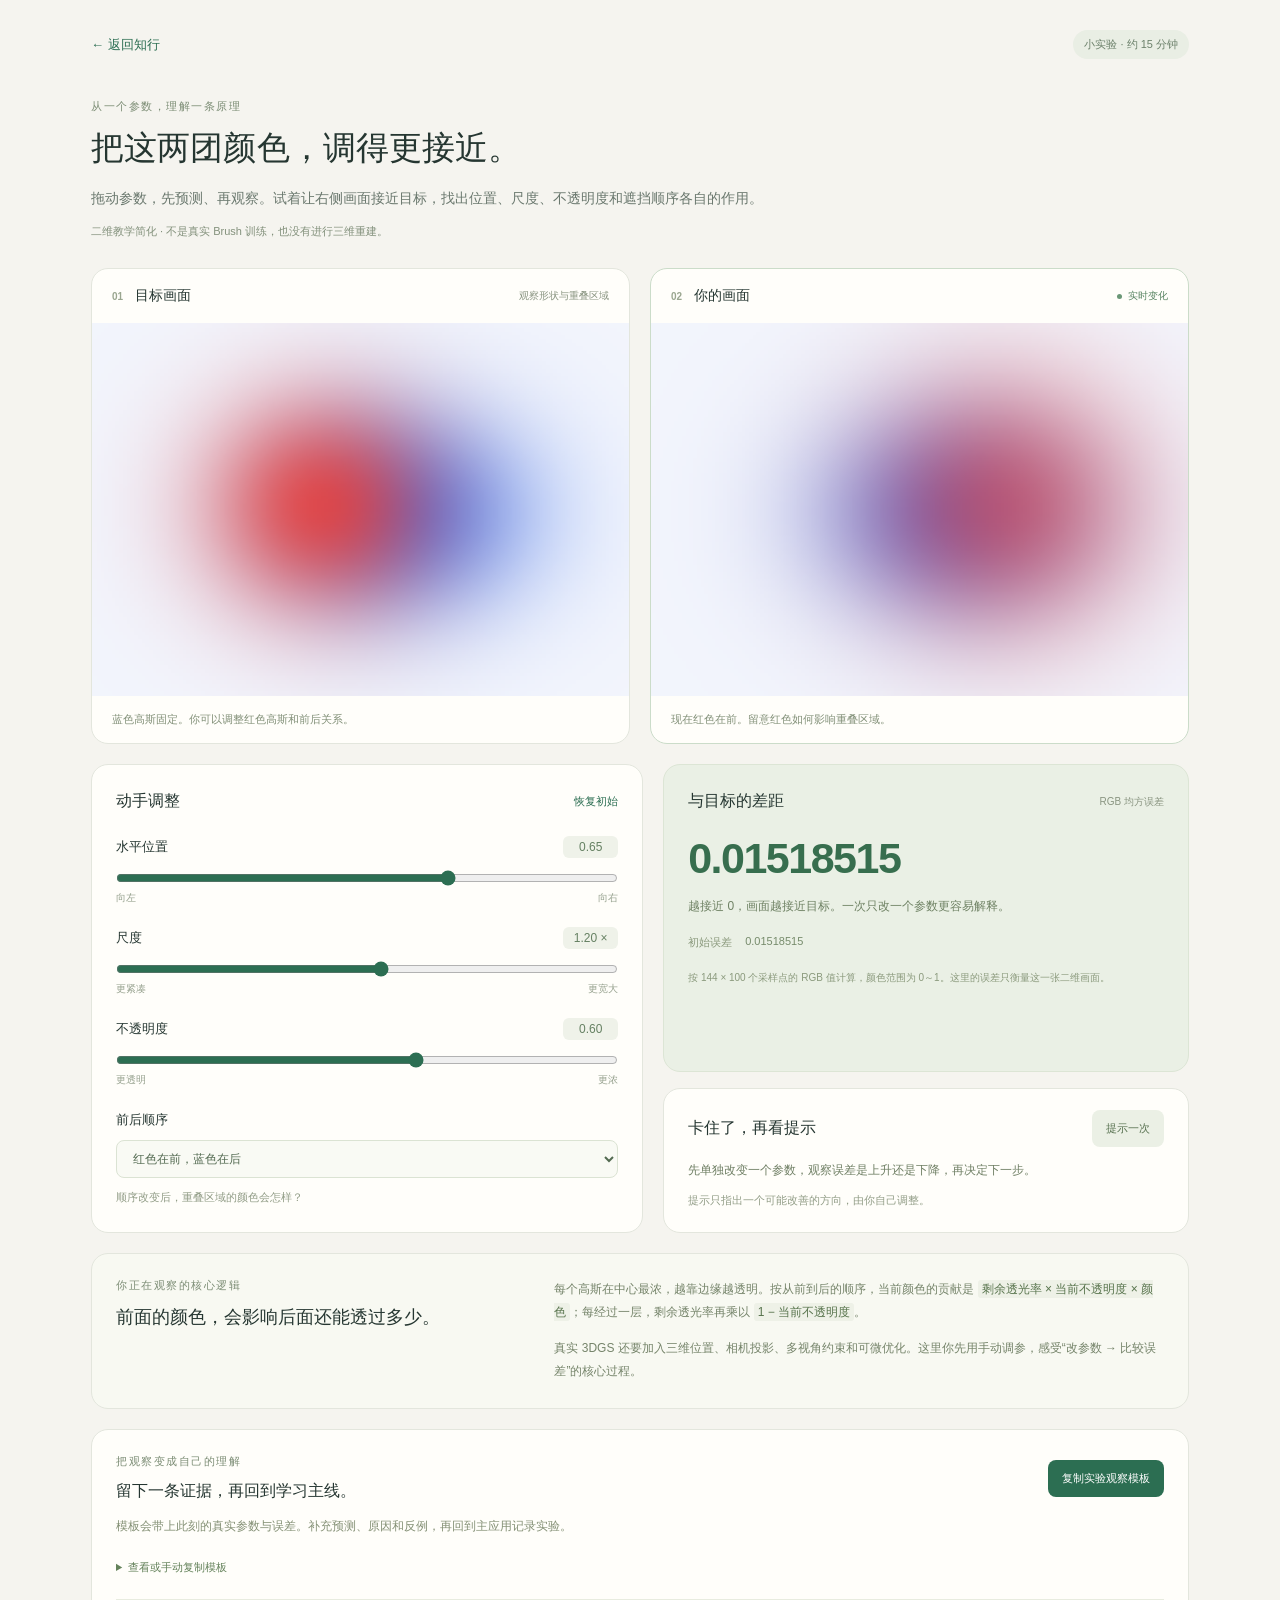
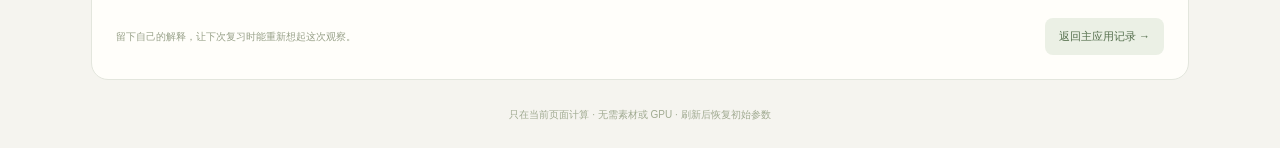
<file: web/lab/index.html>
<!doctype html>
<html lang="zh-CN">
<head>
  <meta charset="UTF-8">
  <meta name="viewport" content="width=device-width,initial-scale=1">
  <title>高斯小实验 · 知行</title>
  <link rel="icon" type="image/svg+xml" href="data:image/svg+xml,%3Csvg xmlns='http://www.w3.org/2000/svg' viewBox='0 0 48 48'%3E%3Crect width='48' height='48' rx='14' fill='%232c6e52'/%3E%3Cg fill='none' stroke='%23fffefa' stroke-width='2.5' stroke-linecap='round' stroke-linejoin='round'%3E%3Cpath d='M13 19a12 12 0 0 1 21-4l3 3M37 10v8h-8M35 29a12 12 0 0 1-21 4l-3-3M11 38v-8h8'/%3E%3C/g%3E%3C/svg%3E">
  <link rel="stylesheet" href="./lab.css">
  <script src="./lab.js" defer></script>
</head>
<body>
  <main class="shell">
    <nav class="topbar" aria-label="页面导航">
      <a class="back" href="../">← 返回知行</a>
      <span class="time-pill">小实验 · 约 15 分钟</span>
    </nav>
    <header class="page-header">
      <p class="eyebrow">从一个参数，理解一条原理</p>
      <h1>把这两团颜色，调得更接近。</h1>
      <p class="intro">拖动参数，先预测、再观察。试着让右侧画面接近目标，找出位置、尺度、不透明度和遮挡顺序各自的作用。</p>
      <p class="scope">二维教学简化 · 不是真实 Brush 训练，也没有进行三维重建。</p>
    </header>

    <section class="images" aria-label="目标画面与当前画面对比">
      <figure class="image-card">
        <figcaption><span><span class="tiny-label">01</span> 目标画面</span><span class="tag">观察形状与重叠区域</span></figcaption>
        <canvas id="target-canvas" width="288" height="200" role="img" aria-label="目标画面：红色和蓝色两个软边高斯部分重叠"></canvas>
        <p class="caption">蓝色高斯固定。你可以调整红色高斯和前后关系。</p>
      </figure>
      <figure class="image-card current">
        <figcaption><span><span class="tiny-label">02</span> 你的画面</span><span class="tag live-tag"><span class="dot"></span> 实时变化</span></figcaption>
        <canvas id="current-canvas" width="288" height="200" role="img" aria-label="随下方参数变化的高斯合成画面"></canvas>
        <p class="caption" id="image-caption">先试着只改变一个参数，看看哪部分画面发生变化。</p>
      </figure>
    </section>

    <section class="workbench" aria-label="参数实验台">
      <div class="controls card">
        <div class="section-heading"><h2>动手调整</h2><button id="reset" class="text-button" type="button">恢复初始</button></div>
        <div class="control">
          <label for="position">水平位置 <output id="position-value" for="position">0.65</output></label>
          <input id="position" type="range" min="0.05" max="0.95" step="0.01" value="0.65">
          <div class="range-labels"><span>向左</span><span>向右</span></div>
        </div>
        <div class="control">
          <label for="scale">尺度 <output id="scale-value" for="scale">1.20 ×</output></label>
          <input id="scale" type="range" min="0.30" max="2.00" step="0.01" value="1.20">
          <div class="range-labels"><span>更紧凑</span><span>更宽大</span></div>
        </div>
        <div class="control">
          <label for="opacity">不透明度 <output id="opacity-value" for="opacity">0.60</output></label>
          <input id="opacity" type="range" min="0" max="1" step="0.01" value="0.60">
          <div class="range-labels"><span>更透明</span><span>更浓</span></div>
        </div>
        <div class="control order-control">
          <label for="order">前后顺序</label>
          <select id="order">
            <option value="red-front">红色在前，蓝色在后</option>
            <option value="blue-front">蓝色在前，红色在后</option>
          </select>
          <p class="small-note">顺序改变后，重叠区域的颜色会怎样？</p>
        </div>
      </div>

      <div class="insight-column">
        <section class="metric-card card" aria-label="像素误差">
          <div class="metric-heading"><h2>与目标的差距</h2><span class="tag">RGB 均方误差</span></div>
          <div class="metric-value" id="mse-value">—</div>
          <p class="metric-note" id="error-note">越接近 0，当前画面越接近目标。</p>
          <div class="metric-baseline">初始误差 <span id="initial-mse">—</span></div>
          <p class="calculation-note">按 144 × 100 个采样点的 RGB 值计算，颜色范围为 0～1。这里的误差只衡量这一张二维画面。</p>
        </section>
        <section class="hint-card card" aria-label="观察提示">
          <div class="section-heading"><h2>卡住了，再看提示</h2><button id="hint" class="button secondary" type="button">提示一次</button></div>
          <p id="hint-text" class="hint-text" aria-live="polite">先单独改变一个参数，观察误差是上升还是下降，再决定下一步。</p>
          <p class="small-note">提示只指出一个可能改善的方向，由你自己调整。</p>
        </section>
      </div>
    </section>

    <section class="principle card">
      <div><p class="eyebrow">你正在观察的核心逻辑</p><h2>前面的颜色，会影响后面还能透过多少。</h2></div>
      <div class="principle-body">
        <p>每个高斯在中心最浓，越靠边缘越透明。按从前到后的顺序，当前颜色的贡献是 <code>剩余透光率 × 当前不透明度 × 颜色</code>；每经过一层，剩余透光率再乘以 <code>1 − 当前不透明度</code>。</p>
        <p>真实 3DGS 还要加入三维位置、相机投影、多视角约束和可微优化。这里你先用手动调参，感受“改参数 → 比较误差”的核心过程。</p>
      </div>
    </section>

    <section class="record card" aria-label="记录实验观察">
      <div class="record-heading"><div><p class="eyebrow">把观察变成自己的理解</p><h2>留下一条证据，再回到学习主线。</h2></div><button id="copy" class="button primary" type="button">复制实验观察模板</button></div>
      <p class="record-description">模板会带上此刻的真实参数与误差。补充预测、原因和反例，再回到主应用记录实验。</p>
      <details id="observation-details">
        <summary>查看或手动复制模板</summary>
        <label class="visually-hidden" for="observation">带当前参数的实验观察模板</label>
        <textarea id="observation" rows="13" readonly spellcheck="false"></textarea>
      </details>
      <div class="record-bottom"><p id="copy-status" aria-live="polite">留下自己的解释，让下次复习时能重新想起这次观察。</p><a href="../" class="button secondary">返回主应用记录 →</a></div>
    </section>
    <footer>只在当前页面计算 · 无需素材或 GPU · 刷新后恢复初始参数</footer>
  </main>
</body>
</html>
</file>
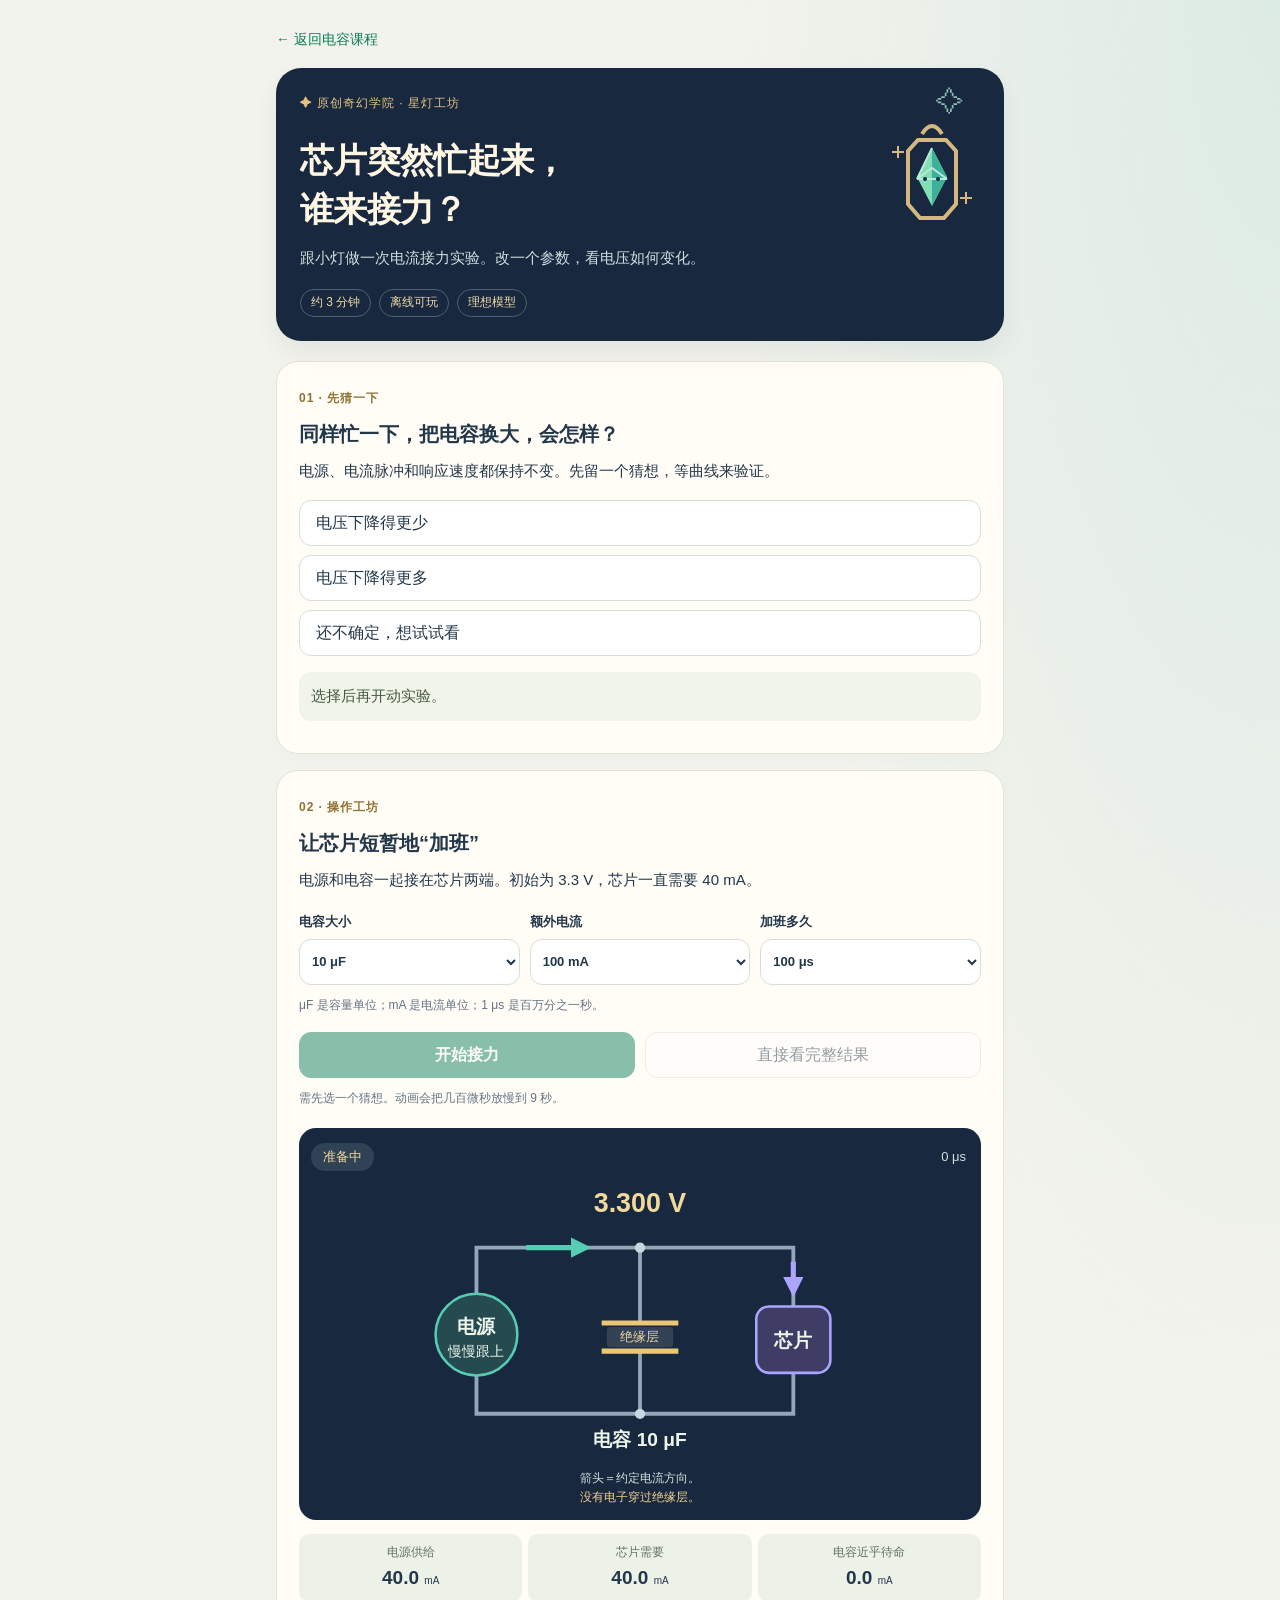
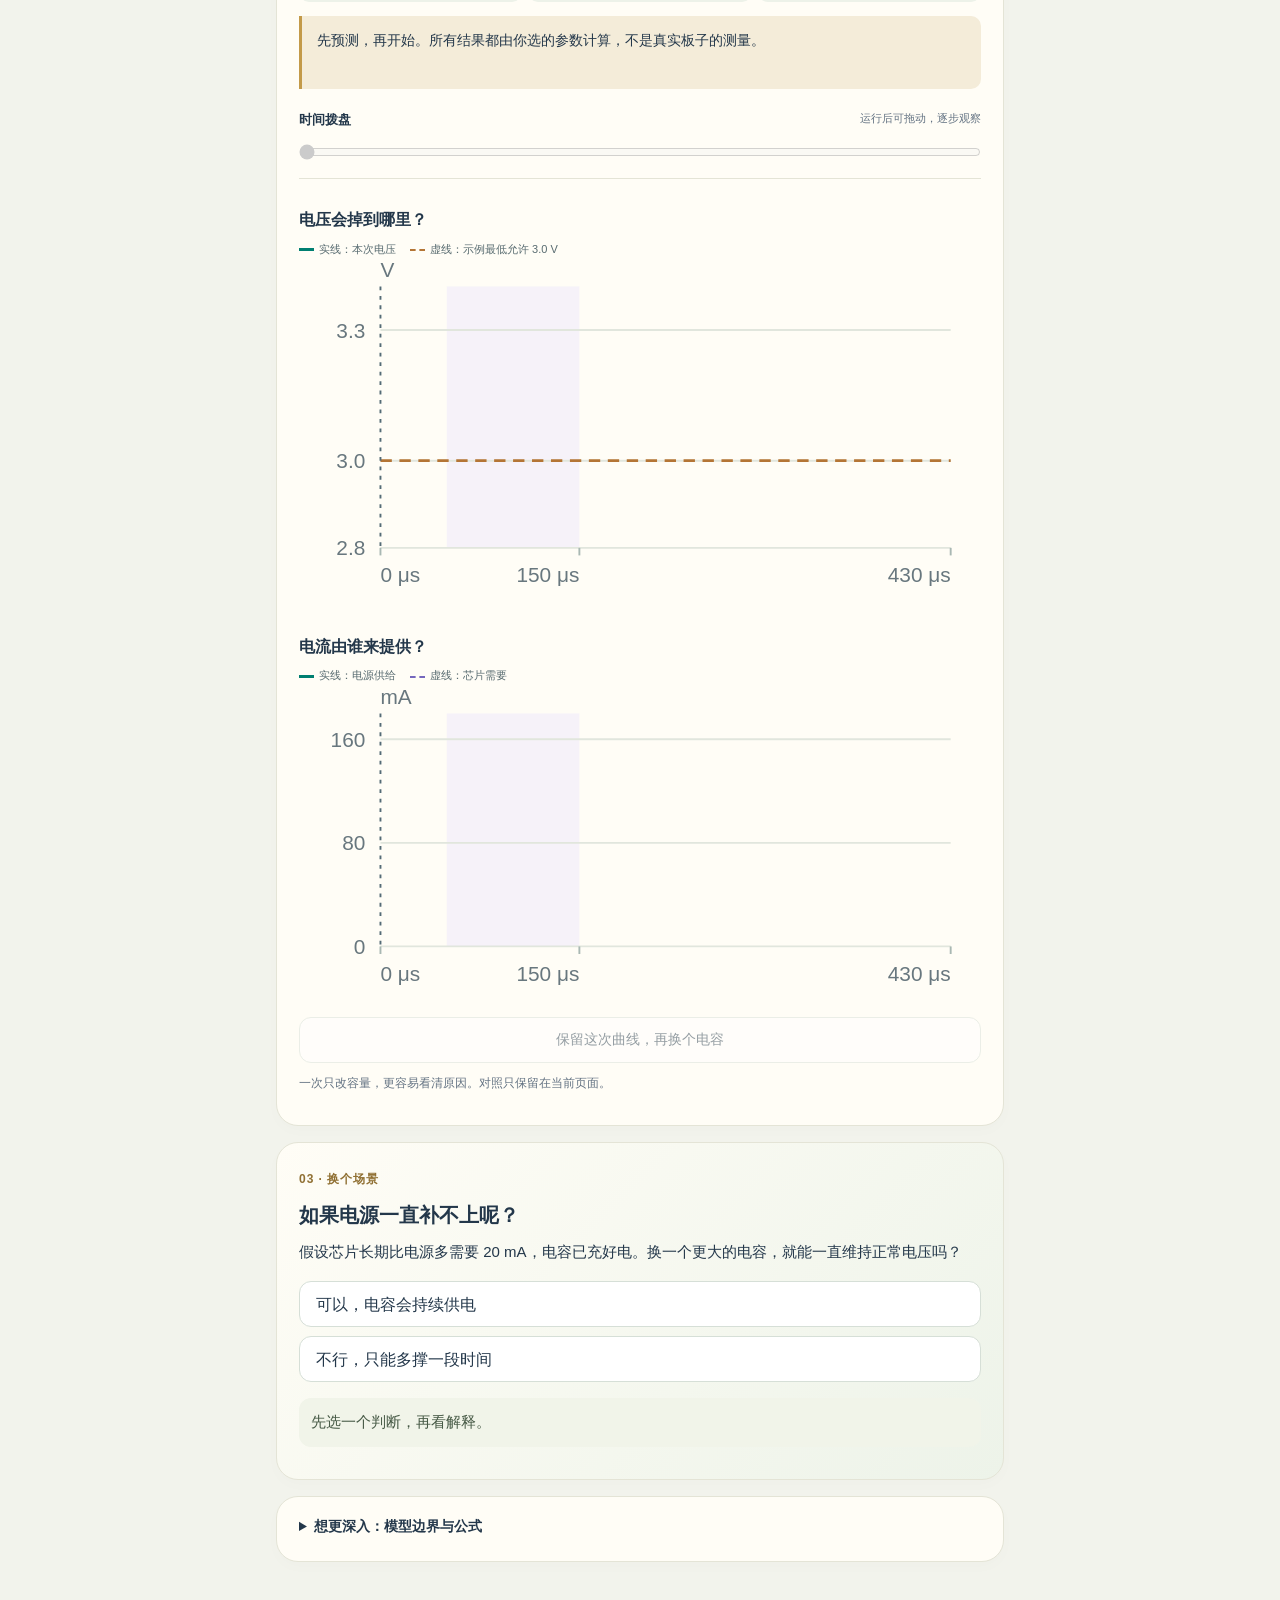
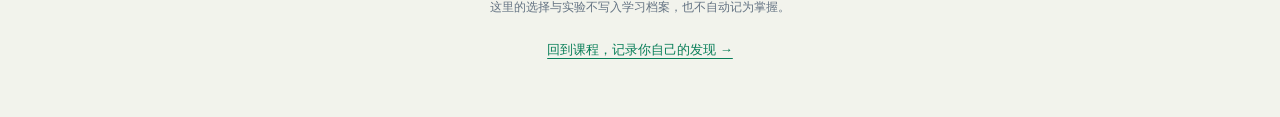
<file: web/lab/capacitor/index.html>
<!doctype html>
<html lang="zh-CN">
<head>
  <meta charset="utf-8">
  <meta name="viewport" content="width=device-width,initial-scale=1,viewport-fit=cover">
  <meta name="theme-color" content="#17283f">
  <title>电流接力实验 · 星灯工坊</title>
  <link rel="stylesheet" href="./lab.css">
  <script src="./model.js" defer></script>
  <script src="./lab.js" defer></script>
</head>
<body>
  <main>
    <a class="back" href="../../#course/capacitor-decoupling/experiment">← 返回电容课程</a>
    <header class="hero">
      <div class="eyebrow">✦ 原创奇幻学院 · 星灯工坊</div>
      <svg class="lantern" viewBox="0 0 100 120" aria-hidden="true">
        <path d="M40 19Q50 3 60 19M36 25H64L74 36V89L62 103H38L26 89V36Z" fill="#17283f" stroke="#e9c887" stroke-width="4"/>
        <path d="M50 33L65 62L50 91L35 62Z" fill="#8ff2c3"/><path d="M50 33V91L65 62Z" fill="#43bfa4"/>
        <path d="M35 64H65M50 33L35 64L50 53L65 64" fill="none" stroke="#caffec" stroke-width="2"/>
        <path d="M16 31V43M10 37H22M84 77V89M78 83H90" stroke="#e9c887" stroke-width="2"/><circle cx="43" cy="64" r="2" fill="#142f46"/><circle cx="56" cy="64" r="2" fill="#142f46"/>
      </svg>
      <h1>芯片突然忙起来，<br>谁来接力？</h1>
      <p>跟小灯做一次电流接力实验。改一个参数，看电压如何变化。</p>
      <div class="hero-chips"><span>约 3 分钟</span><span>离线可玩</span><span>理想模型</span></div>
    </header>

    <section class="card prediction" aria-labelledby="predict-title">
      <span class="step">01 · 先猜一下</span>
      <h2 id="predict-title">同样忙一下，把电容换大，会怎样？</h2>
      <p>电源、电流脉冲和响应速度都保持不变。先留一个猜想，等曲线来验证。</p>
      <div class="choices" id="prediction-choices">
        <button type="button" data-answer="less" aria-pressed="false">电压下降得更少</button>
        <button type="button" data-answer="more" aria-pressed="false">电压下降得更多</button>
        <button type="button" data-answer="unsure" aria-pressed="false">还不确定，想试试看</button>
      </div>
      <p class="feedback" id="prediction-feedback" aria-live="polite">选择后再开动实验。</p>
    </section>

    <section class="card workbench" aria-labelledby="lab-title">
      <span class="step">02 · 操作工坊</span>
      <h2 id="lab-title">让芯片短暂地“加班”</h2>
      <p class="short-intro">电源和电容一起接在芯片两端。初始为 3.3 V，芯片一直需要 40 mA。</p>
      <div class="controls">
        <label>电容大小 <select id="capacity"><option value="4.7">4.7 μF</option><option value="10" selected>10 μF</option><option value="22">22 μF</option><option value="47">47 μF</option></select></label>
        <label>额外电流 <select id="extra"><option value="40">40 mA</option><option value="80">80 mA</option><option value="100" selected>100 mA</option><option value="120">120 mA</option></select></label>
        <label>加班多久 <select id="pulse"><option value="40">40 μs</option><option value="100" selected>100 μs</option><option value="200">200 μs</option></select></label>
      </div>
      <p class="unit-hint">μF 是容量单位；mA 是电流单位；1 μs 是百万分之一秒。</p>
      <div class="action-row"><button class="primary" id="run" type="button" disabled>开始接力</button><button id="finish" type="button" disabled>直接看完整结果</button></div>
      <p id="run-hint" class="small">需先选一个猜想。动画会把几百微秒放慢到 9 秒。</p>

      <div class="scene">
        <div class="phase"><span id="phase-tag">准备中</span><span id="clock">0 μs</span></div>
        <svg id="circuit" viewBox="0 0 360 230" role="img" aria-labelledby="circuit-title circuit-description">
          <title id="circuit-title">电源、电容和芯片并联的简化电路</title>
          <desc id="circuit-description">电源连接上下供电线；电容与芯片分别跨接在两线之间。电容两块极板之间是绝缘层，箭头只表示约定电流，不代表电子穿过绝缘层。</desc>
          <defs><marker id="arrow-source" viewBox="0 0 10 10" refX="7" refY="5" markerWidth="4" markerHeight="4" orient="auto"><path d="M0 0L10 5L0 10Z" fill="#56cdb3"/></marker><marker id="arrow-cap" viewBox="0 0 10 10" refX="7" refY="5" markerWidth="4" markerHeight="4" orient="auto"><path d="M0 0L10 5L0 10Z" fill="#eac675"/></marker><marker id="arrow-load" viewBox="0 0 10 10" refX="7" refY="5" markerWidth="4" markerHeight="4" orient="auto"><path d="M0 0L10 5L0 10Z" fill="#aba5ff"/></marker></defs>
          <path d="M52 96V60H300V105M52 160V190H300V158M180 60V118M180 142V190" class="wire"/>
          <circle cx="52" cy="128" r="32" fill="#254a50" stroke="#56cdb3" stroke-width="2"/>
          <text x="52" y="127" class="component">电源</text><text x="52" y="145" class="component small-label">慢慢跟上</text>
          <rect x="271" y="106" width="58" height="52" rx="10" fill="#3f3d65" stroke="#aba5ff" stroke-width="2"/>
          <text x="300" y="138" class="component">芯片</text>
          <rect x="154" y="122" width="52" height="16" rx="3" fill="#334355"/>
          <path d="M150 119H210M150 141H210" stroke="#eac675" stroke-width="4"/>
          <text x="180" y="133" class="dielectric">绝缘层</text>
          <text x="180" y="215" class="component" id="circuit-capacity">电容 10 μF</text>
          <text x="180" y="32" class="rail-voltage" id="rail-voltage">3.300 V</text>
          <path d="M91 60H137" class="source-arrow" marker-end="url(#arrow-source)"/>
          <path d="M300 71V94" class="load-arrow" marker-end="url(#arrow-load)"/>
          <path id="cap-arrow-top" d="M180 109V84" class="cap-arrow" marker-end="url(#arrow-cap)" visibility="hidden"/>
          <path id="cap-arrow-bottom" d="M180 176V151" class="cap-arrow" marker-end="url(#arrow-cap)" visibility="hidden"/>
          <circle cx="180" cy="60" r="4" fill="#c8d8e1"/><circle cx="180" cy="190" r="4" fill="#c8d8e1"/>
        </svg>
        <p class="circuit-key">箭头＝约定电流方向。<strong>没有电子穿过绝缘层。</strong></p>
      </div>
      <div class="readings">
        <div><span>电源供给</span><strong id="supply-value">40.0 <small>mA</small></strong></div>
        <div><span>芯片需要</span><strong id="load-value">40.0 <small>mA</small></strong></div>
        <div><span id="cap-label">电容待命</span><strong id="cap-value">0.0 <small>mA</small></strong></div>
      </div>
      <div class="guide-note" id="phase-note" aria-live="polite">先预测，再开始。所有结果都由你选的参数计算，不是真实板子的测量。</div>
      <label class="timeline-label" for="timeline">时间拨盘 <span id="timeline-hint">运行后可拖动，逐步观察</span></label>
      <input id="timeline" type="range" min="0" max="1000" value="0" step="1" disabled aria-valuetext="尚未运行">

      <div class="chart-panel">
        <h3>电压会掉到哪里？</h3>
        <div class="legend"><span class="voltage-key">实线：本次电压</span><span class="limit-key">虚线：示例最低允许 3.0 V</span></div>
        <svg id="voltage-chart" viewBox="0 0 360 190" role="img" aria-labelledby="voltage-title voltage-description"><title id="voltage-title">电容和芯片两端的电压随时间变化</title><desc id="voltage-description">开始实验后显示曲线；完整数值结论在下方。</desc></svg>
        <h3>电流由谁来提供？</h3>
        <div class="legend"><span class="supply-key">实线：电源供给</span><span class="load-key">虚线：芯片需要</span></div>
        <svg id="current-chart" viewBox="0 0 360 175" role="img" aria-labelledby="current-title current-description"><title id="current-title">电源电流与芯片需求随时间变化</title><desc id="current-description">电源低于需求时电容补差；电源高于需求时给电容回充。</desc></svg>
      </div>
      <div id="result" class="result" role="status" aria-live="polite" hidden></div>
      <button id="compare" type="button" disabled>保留这次曲线，再换个电容</button>
      <p id="comparison" class="small">一次只改容量，更容易看清原因。对照只保留在当前页面。</p>
    </section>

    <section class="card transfer" aria-labelledby="transfer-title">
      <span class="step">03 · 换个场景</span>
      <h2 id="transfer-title">如果电源一直补不上呢？</h2>
      <p>假设芯片长期比电源多需要 20 mA，电容已充好电。换一个更大的电容，就能一直维持正常电压吗？</p>
      <div class="choices" id="transfer-choices"><button type="button" data-answer="yes" aria-pressed="false">可以，电容会持续供电</button><button type="button" data-answer="no" aria-pressed="false">不行，只能多撑一段时间</button></div>
      <p id="transfer-feedback" class="feedback" aria-live="polite">先选一个判断，再看解释。</p>
    </section>

    <details class="card model-notes">
      <summary>想更深入：模型边界与公式</summary>
      <p>这是一组人为设定的理想教学数据。用 3.3 V 作为初始电压，3.0 V 作为示例允许下限。真实芯片请查数据手册；低于下限并不表示电容“完全没电”。</p>
      <p>把电源视为受控电流源：它以 40 μs 的固定时间常数跟随芯片的电流需求。负载回落后，电源供给暂时高于负载，剩余电流回充电容。这个模型让缺口与回充容易对照，并不是某款稳压器的真实控制算法。</p>
      <p class="equation">i<sub>C</sub> = I<sub>电源</sub> − I<sub>芯片</sub><br>V(t) = 3.3 V + ∫ i<sub>C</sub> dt / C</p>
      <p>电容电流以“流入正极板”为正。电流缺口使电压下降；剩余电流使电压回升。只在电流缺口近似不变的短时段，才简化为下降量 ΔV ≈ I<sub>缺口</sub> · Δt / C。</p>
      <p>忽略漏电、ESR、ESL、连线阻抗、容量随偏压变化和真实稳压器的电压反馈。真实板子还可能有尖峰、振铃或供电限流；不能拿此结果直接给电路选型。</p>
      <p>核心原理沿用本课已核验来源：</p>
      <ul><li><a href="https://openstax.org/books/university-physics-volume-2/pages/8-1-capacitors-and-capacitance" target="_blank" rel="noopener">OpenStax：电容与 Q = CV</a></li><li><a href="https://openstax.org/books/university-physics-volume-2/pages/9-1-electrical-current" target="_blank" rel="noopener">OpenStax：约定电流</a></li><li><a href="https://www.ti.com/lit/an/scaa082a/scaa082a.pdf" target="_blank" rel="noopener">TI：去耦与瞬态电流，§2.4</a></li></ul>
    </details>
    <footer><p>这里的选择与实验不写入学习档案，也不自动记为掌握。</p><a href="../../#course/capacitor-decoupling/experiment">回到课程，记录你自己的发现 →</a></footer>
  </main>
</body>
</html>
</file>
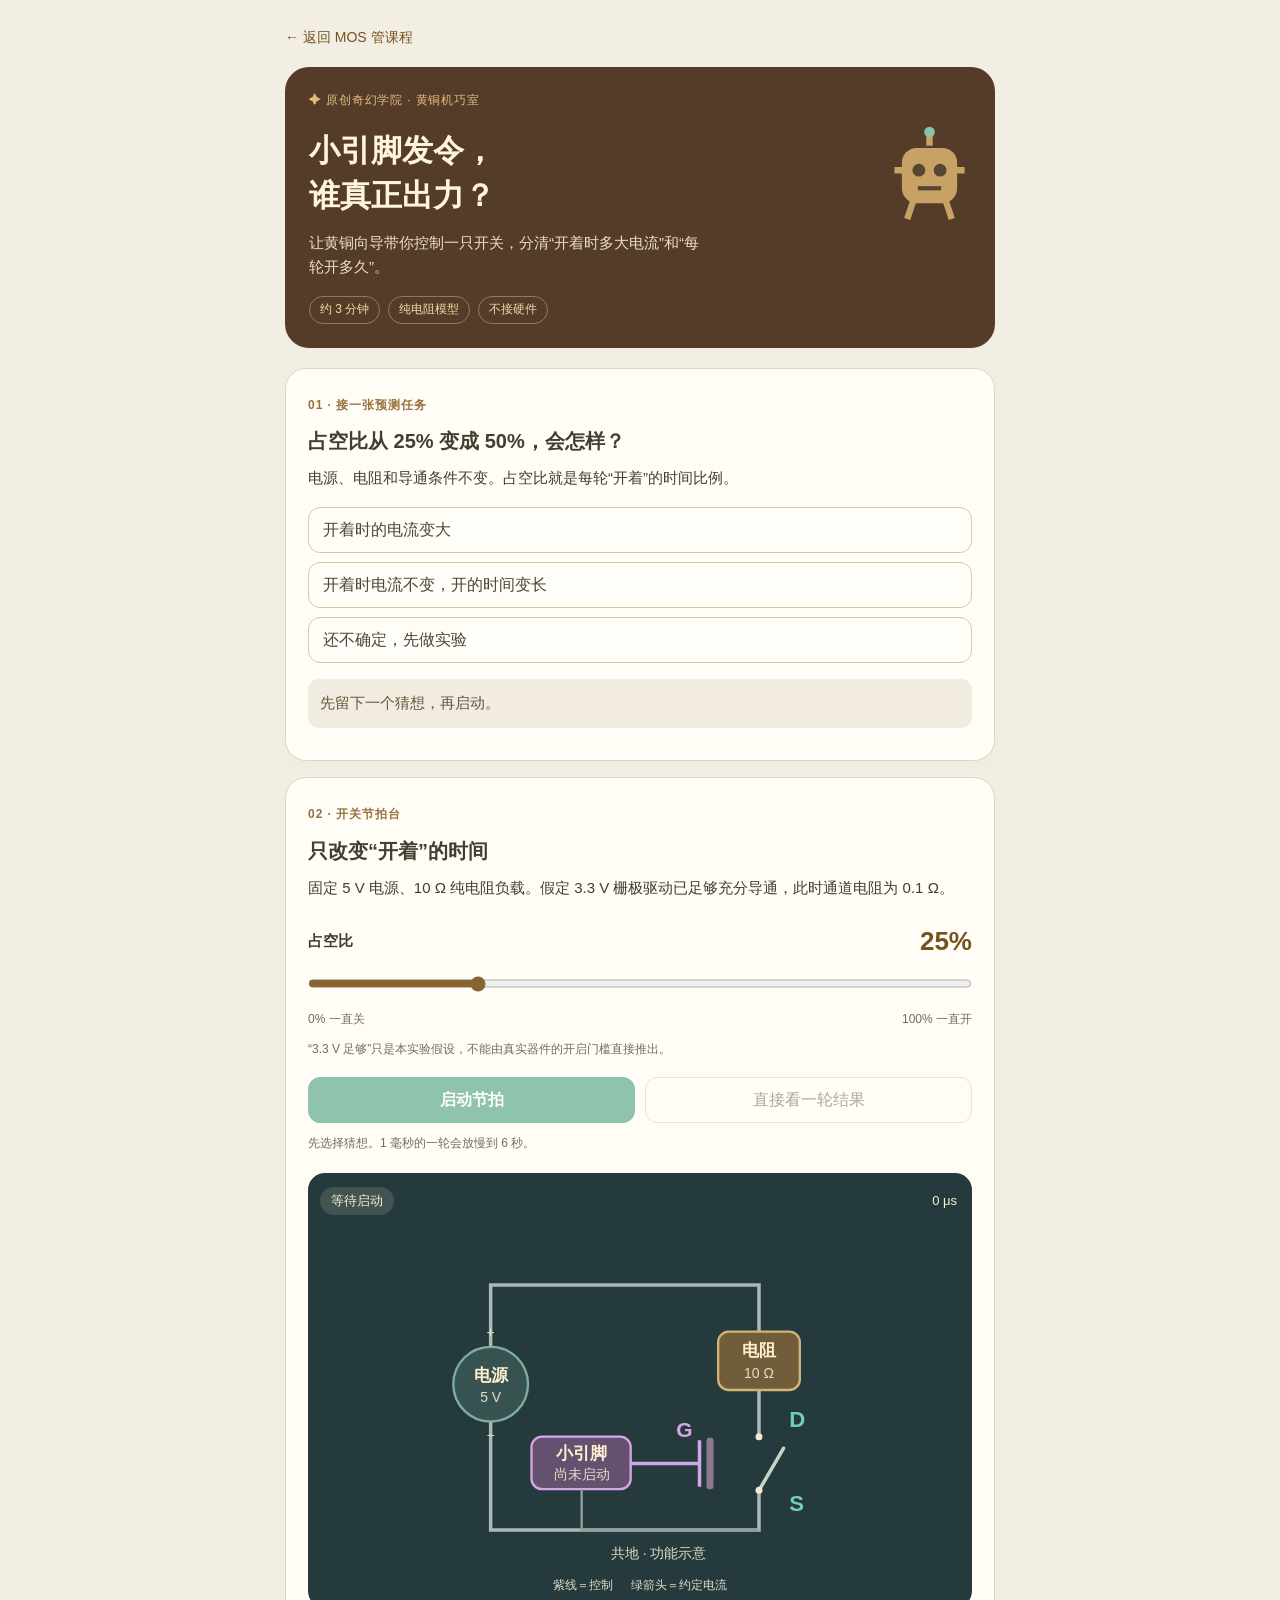
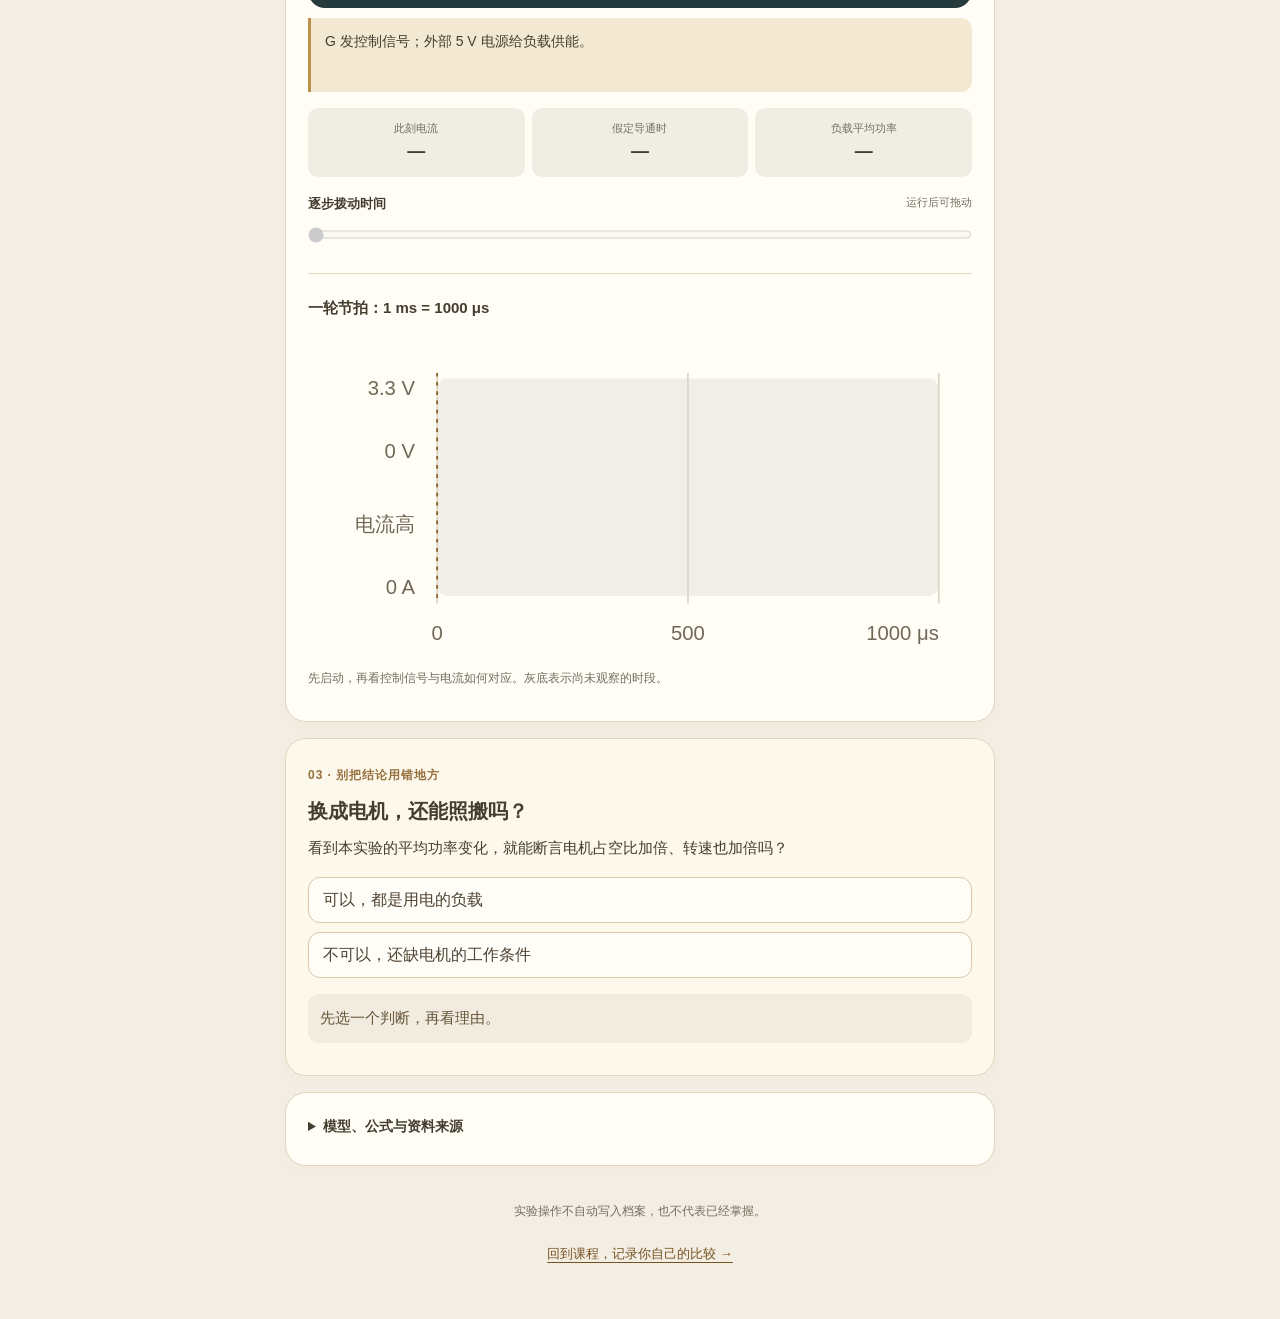
<file: web/lab/mosfet/index.html>
<!doctype html>
<html lang="zh-CN">
<head><meta charset="utf-8"><meta name="viewport" content="width=device-width,initial-scale=1,viewport-fit=cover"><meta name="theme-color" content="#553c29"><title>开关节拍实验 · 黄铜机巧室</title><link rel="stylesheet" href="./lab.css"><script src="./model.js" defer></script><script src="./lab.js" defer></script></head>
<body><main>
  <a class="back" href="../../#course/mosfet-switching/experiment">← 返回 MOS 管课程</a>
  <header class="hero"><div class="eyebrow">✦ 原创奇幻学院 · 黄铜机巧室</div><svg viewBox="0 0 80 100" class="guide" aria-hidden="true"><path d="M40 10V22M20 45H7M60 45H73M25 73L19 91M55 73L61 91" fill="none" stroke="#d5ae6c" stroke-width="6"/><rect x="14" y="24" width="52" height="52" rx="14" fill="#d5ae6c"/><circle cx="30" cy="45" r="6" fill="#594733"/><circle cx="50" cy="45" r="6" fill="#594733"/><path d="M29 62H51" stroke="#594733" stroke-width="4"/><circle cx="40" cy="9" r="5" fill="#8bd6b6"/></svg><h1>小引脚发令，<br>谁真正出力？</h1><p>让黄铜向导带你控制一只开关，分清“开着时多大电流”和“每轮开多久”。</p><div class="chips"><span>约 3 分钟</span><span>纯电阻模型</span><span>不接硬件</span></div></header>
  <section class="card"><span class="step">01 · 接一张预测任务</span><h2>占空比从 25% 变成 50%，会怎样？</h2><p>电源、电阻和导通条件不变。占空比就是每轮“开着”的时间比例。</p><div class="choices" id="prediction"><button type="button" data-answer="current" aria-pressed="false">开着时的电流变大</button><button type="button" data-answer="time" aria-pressed="false">开着时电流不变，开的时间变长</button><button type="button" data-answer="unsure" aria-pressed="false">还不确定，先做实验</button></div><p class="feedback" id="prediction-feedback" aria-live="polite">先留下一个猜想，再启动。</p></section>
  <section class="card"><span class="step">02 · 开关节拍台</span><h2>只改变“开着”的时间</h2><p class="intro">固定 5 V 电源、10 Ω 纯电阻负载。假定 3.3 V 栅极驱动已足够充分导通，此时通道电阻为 0.1 Ω。</p><div class="duty-heading"><label for="duty">占空比</label><strong id="duty-value">25%</strong></div><input type="range" id="duty" min="0" max="100" step="25" value="25" aria-valuetext="25%，每轮开四分之一时间"><div class="range-ends"><span>0% 一直关</span><span>100% 一直开</span></div><p class="small">“3.3 V 足够”只是本实验假设，不能由真实器件的开启门槛直接推出。</p><div class="actions"><button type="button" id="run" class="primary" disabled>启动节拍</button><button type="button" id="finish" disabled>直接看一轮结果</button></div><p class="small" id="run-hint">先选择猜想。1 毫秒的一轮会放慢到 6 秒。</p>
    <div class="scene"><div class="scene-heading"><span id="phase">等待启动</span><span id="time">0 μs</span></div><svg id="circuit" viewBox="0 0 360 310" role="img" aria-labelledby="diagram-title diagram-desc"><title id="diagram-title">低端 MOS 开关控制纯电阻负载</title><desc id="diagram-desc">外部5伏电源经负载、D、S回到电源负端。控制器与S共地；紫色G控制线不是负载电流路径。箭头表示约定电流。</desc><defs><marker id="power-arrow" viewBox="0 0 10 10" refX="7" refY="5" markerWidth="4" markerHeight="4" orient="auto"><path d="M0 0L10 5L0 10Z" fill="#6fcfbb"/></marker></defs>
      <path d="M52 113V60H282V100M52 177V270H282V236M282 150V190" class="wire"/><circle cx="52" cy="145" r="32" class="source"/><text x="52" y="142" class="component">电源</text><text x="52" y="160" class="label">5 V</text><text x="52" y="105" class="label">+</text><text x="52" y="193" class="label">−</text>
      <rect id="load-body" x="247" y="100" width="70" height="50" rx="9"/><text x="282" y="121" class="component">电阻</text><text x="282" y="140" class="label">10 Ω</text><text x="308" y="182" class="pin">D</text><text x="308" y="254" class="pin">S</text><path id="switch-line" d="M282 236L303 200" class="switch"/><circle cx="282" cy="190" r="3" class="terminal"/><circle cx="282" cy="236" r="3" class="terminal"/>
      <rect x="87" y="190" width="85" height="45" rx="9" class="controller"/><text x="130" y="209" class="component">小引脚</text><text id="gate-value" x="130" y="226" class="label">尚未启动</text><path d="M172 213H231M231 193V233" class="control-wire"/><rect x="237" y="191" width="6" height="44" rx="2" fill="#8a7a91"/><text x="211" y="190" class="gate-pin">G</text><path d="M130 235V270H282" class="ground-wire"/><text x="196" y="294" class="label">共地 · 功能示意</text>
      <g id="current-arrows" visibility="hidden"><path d="M98 60H181M282 158V177M225 270H166" class="current-arrow" marker-end="url(#power-arrow)"/></g>
    </svg><p class="key"><span>紫线＝控制</span><span>绿箭头＝约定电流</span></p></div>
    <p class="observation" id="observation" aria-live="polite">G 发控制信号；外部 5 V 电源给负载供能。</p><div class="metrics"><div><span>此刻电流</span><strong id="instant">—</strong></div><div><span>假定导通时</span><strong id="on-current">—</strong></div><div><span>负载平均功率</span><strong id="average">—</strong></div></div>
    <label class="timeline-label" for="timeline">逐步拨动时间 <span>运行后可拖动</span></label><input id="timeline" type="range" min="0" max="1000" step="1" value="0" disabled aria-valuetext="尚未运行">
    <div class="timing"><h3>一轮节拍：1 ms = 1000 μs</h3><svg id="timing" viewBox="0 0 360 175" role="img" aria-labelledby="timing-title timing-description"><title id="timing-title">栅极控制与负载电流的节拍</title><desc id="timing-description">开始后显示一轮内开与关的时间；文字说明在图下。</desc></svg><p id="timing-text" class="small">先启动，再看控制信号与电流如何对应。灰底表示尚未观察的时段。</p></div><div id="result" class="result" hidden role="status" aria-live="polite"></div>
  </section>
  <section class="card transfer"><span class="step">03 · 别把结论用错地方</span><h2>换成电机，还能照搬吗？</h2><p>看到本实验的平均功率变化，就能断言电机占空比加倍、转速也加倍吗？</p><div class="choices" id="transfer"><button type="button" data-answer="yes" aria-pressed="false">可以，都是用电的负载</button><button type="button" data-answer="no" aria-pressed="false">不可以，还缺电机的工作条件</button></div><p id="transfer-feedback" class="feedback" aria-live="polite">先选一个判断，再看理由。</p></section>
  <details class="card"><summary>模型、公式与资料来源</summary><p>这是合成教学实验，没有连接真实元器件。负载为纯电阻；假定3.3 V驱动已满足充分导通要求，通道电阻固定0.1 Ω；0 V时理想关断。没有根据阈值电压推测实际驱动能力。</p><p class="formula">导通电流 I = 5 / (10 + 0.1)<br>平均负载功率 = 占空比 × I² × 10<br>平均 MOS 导通损耗 = 占空比 × I² × 0.1</p><p>忽略栅极充放电损耗、切换时间、漏电、寄生电感与温度影响。真实驱动仍需对栅极充放电；本实验没有模拟这部分电流。瞬时开关模型用于看清节拍，不是实物波形。</p><p>电机或线圈需要另行分析电感、反电动势、机械负载以及关断续流。本页不预测电机速度，也不把瓦数当作器件温度。</p><p><a href="https://www.ti.com/lit/ml/slua618a/slua618a.pdf" target="_blank" rel="noopener">TI 官方原理报告 SLUA618A</a>：第3页导通电阻，第8页阈值测试条件，第9页感性负载钳位，第12页栅极电荷与损耗。</p></details>
  <footer><p>实验操作不自动写入档案，也不代表已经掌握。</p><a href="../../#course/mosfet-switching/experiment">回到课程，记录你自己的比较 →</a></footer>
</main></body></html>
</file>
<file: web/lab/lab.css>
@charset "UTF-8";
:root{font-family:-apple-system,BlinkMacSystemFont,"Segoe UI","PingFang SC","Hiragino Sans GB","Microsoft YaHei",sans-serif;color:#253631;background:#f5f4ef;font-synthesis:none;--ink:#253631;--muted:#76817b;--green:#2c6e52;--line:#e3e6dd;--paper:#fffefa}
*{box-sizing:border-box}body{margin:0}button,input,select,textarea{font:inherit}button,a,input,select{-webkit-tap-highlight-color:transparent}button,a{touch-action:manipulation}button{cursor:pointer}button:focus-visible,a:focus-visible,input:focus-visible,select:focus-visible,summary:focus-visible,textarea:focus-visible{outline:3px solid #91b49d;outline-offset:4px}a{color:var(--green);text-underline-offset:4px}h1,h2,p,figure{margin:0}button{border:0}.shell{max-width:1170px;margin:0 auto;padding:30px 36px 22px}.topbar{display:flex;align-items:center;justify-content:space-between;gap:20px;margin-bottom:40px}.back{font-size:13px;text-decoration:none;font-weight:550}.time-pill{font-size:11px;padding:7px 11px;background:#e9eee4;border-radius:20px;color:#6b806a}.eyebrow{font-size:11px;color:#7b8c74;letter-spacing:1.5px;font-weight:550;margin-bottom:10px}.page-header h1{font-size:33px;font-weight:600;line-height:1.45;letter-spacing:.1px}.intro{max-width:760px;font-size:14px;line-height:1.9;color:#6a786e;margin-top:13px}.scope{font-size:11px;color:#83917c;margin-top:13px}.images{display:grid;grid-template-columns:1fr 1fr;gap:20px;margin:29px 0 20px}.image-card{border:1px solid var(--line);border-radius:17px;background:var(--paper);overflow:hidden;min-width:0}.image-card.current{border-color:#cbdcc9}figcaption{padding:18px 20px;display:flex;justify-content:space-between;gap:10px;align-items:center;font-size:14px;font-weight:600}.tiny-label{font-size:10px;color:#9aa68f;margin-right:8px}.tag{font-size:10px;color:#899480;font-weight:400}.live-tag{display:inline-flex;align-items:center;gap:6px;color:#578361}.dot{width:5px;height:5px;border-radius:50%;background:#6a9776}canvas{display:block;width:100%;height:auto;aspect-ratio:1.44;background:#f7f9fa}.caption{font-size:11px;color:#829078;padding:14px 20px;line-height:1.7;min-height:47px}.workbench{display:grid;grid-template-columns:1.05fr 1fr;gap:20px;align-items:stretch}.card{background:var(--paper);border:1px solid var(--line);border-radius:17px;padding:24px}h2{font-size:16px;line-height:1.55;font-weight:600}.section-heading{display:flex;justify-content:space-between;align-items:center;gap:12px;margin-bottom:22px}.text-button{padding:4px 0;color:var(--green);font-size:11px;background:transparent}.control+.control{margin-top:22px}.control label{display:flex;justify-content:space-between;font-size:13px;gap:10px;align-items:center}.control output{font-size:12px;font-variant-numeric:tabular-nums;background:#eff2e9;border-radius:6px;padding:4px 8px;color:#658062;min-width:55px;text-align:center}input[type=range]{display:block;width:100%;accent-color:var(--green);height:20px;margin:10px 0 3px;cursor:pointer}.range-labels{display:flex;justify-content:space-between;color:#96a18e;font-size:10px}.order-control{padding-top:2px}.order-control select{width:100%;border:1px solid #dbe3d3;border-radius:8px;background:#f9faf4;color:#536a51;margin-top:11px;padding:10px 12px;font-size:12px}.small-note{font-size:11px;color:#929d87;line-height:1.8;margin-top:10px}.insight-column{display:flex;flex-direction:column;gap:16px}.metric-card{background:#eaf0e5;border-color:#dce5d5;flex:1}.metric-heading{display:flex;align-items:center;justify-content:space-between;gap:12px}.metric-value{font-size:43px;letter-spacing:-1.5px;font-weight:550;font-variant-numeric:tabular-nums;margin-top:18px;line-height:1.25;color:#376e4e}.metric-note{font-size:12px;line-height:1.85;margin-top:9px;color:#6f8264}.metric-baseline{display:flex;gap:13px;margin-top:18px;font-size:11px;color:#8a997c}.metric-baseline span{font-variant-numeric:tabular-nums;color:#768b6b}.calculation-note{font-size:10px;line-height:1.9;color:#8b9a7d;margin-top:18px;max-width:430px}.hint-card{padding:21px 24px}.hint-card .section-heading{margin-bottom:12px}.hint-text{font-size:12px;line-height:1.85;color:#6f7f64}.button{display:inline-flex;justify-content:center;align-items:center;min-height:37px;padding:9px 14px;border-radius:8px;font-size:11px;line-height:1.5;font-weight:550;text-decoration:none;white-space:nowrap}.secondary{background:#ebf0e5;color:#56704e}.primary{background:var(--green);color:white}.button:hover{filter:brightness(.96)}.principle{display:grid;grid-template-columns:.9fr 1.35fr;gap:32px;margin-top:20px;background:#f8f9f2}.principle h2{font-size:18px;line-height:1.65;max-width:330px}.principle-body p{font-size:12px;line-height:1.95;color:#75846a}.principle-body p+p{margin-top:12px}code{font:inherit;color:#58744d;background:#eef1e7;padding:2px 4px;border-radius:3px}.record{margin-top:20px}.record-heading{display:flex;justify-content:space-between;align-items:center;gap:20px}.record-description{font-size:12px;line-height:1.9;color:#849075;margin-top:12px}details{margin-top:18px}summary{cursor:pointer;font-size:11px;color:#64825a;padding:4px 0}textarea{display:block;width:100%;margin-top:14px;border:1px solid #e1e6d8;border-radius:9px;padding:14px;background:#f8faf3;color:#657b59;font-size:11px;line-height:1.9;resize:vertical}.record-bottom{display:flex;justify-content:space-between;align-items:center;gap:16px;margin-top:20px;padding-top:18px;border-top:1px solid #e8ecdf}.record-bottom p{font-size:10px;line-height:1.9;color:#97a088}footer{text-align:center;font-size:10px;color:#a0aa91;padding:28px 0 4px}.visually-hidden{position:absolute;width:1px;height:1px;overflow:hidden;clip:rect(0,0,0,0);white-space:nowrap}
@media(max-width:800px){.shell{padding:25px 23px}.page-header h1{font-size:29px}.workbench{grid-template-columns:1fr 1fr;gap:15px}.images{gap:15px}.card{padding:20px}.metric-value{font-size:36px}figcaption{padding:16px}.tag{font-size:9px}.principle{grid-template-columns:1fr;gap:16px}.principle h2{max-width:none}.record-heading{align-items:flex-start}}
@media(max-width:590px){.shell{padding:21px 16px}.topbar{margin-bottom:30px}.page-header h1{font-size:25px}.intro{font-size:12px}.scope{font-size:10px;line-height:1.8}.images{grid-template-columns:1fr;margin-top:23px;gap:14px}.image-card canvas{max-height:265px;object-fit:contain}.workbench{grid-template-columns:1fr}.image-card{border-radius:14px}.caption{font-size:10px;min-height:0;padding:12px 16px}.card{border-radius:14px}.insight-column{gap:15px}.metric-value{font-size:39px}.metric-card{padding-bottom:20px}.calculation-note{margin-top:12px}.metric-baseline{margin-top:12px}.metric-note{margin-top:6px}.record-heading{display:block}.record-heading .button{margin-top:16px}.record-bottom{display:block}.record-bottom .button{margin-top:13px}.principle h2{font-size:17px}.time-pill{font-size:10px}.record h2{font-size:16px}.hint-card .section-heading{gap:8px}.hint-card h2{font-size:15px}}
@media(prefers-reduced-motion:reduce){*{scroll-behavior:auto!important}}
.embedded{background:transparent}.embedded .shell{max-width:none;padding:0}.embedded .topbar,.embedded .page-header,.embedded .record-bottom a,.embedded footer{display:none}.embedded .images{margin-top:0}.embedded .principle{display:none}
</file>
<file: web/lab/capacitor/lab.css>
:root{color-scheme:light;--ink:#23374a;--muted:#647383;--green:#087e58;--paper:#fffdf6;--line:#e4e4d6;--navy:#17283f;--gold:#b88734;--mint:#67d5b3;font-family:-apple-system,BlinkMacSystemFont,"Segoe UI","PingFang SC","Microsoft YaHei",sans-serif;background:#f2f3ec;color:var(--ink)}
*{box-sizing:border-box}body{margin:0;background:radial-gradient(ellipse at 100% 0,#dcebe4 0,transparent 30%),#f2f3ec;line-height:1.65}main{max-width:760px;margin:auto;padding:20px 16px 40px;padding-bottom:max(40px,env(safe-area-inset-bottom))}a{color:var(--green);text-underline-offset:4px}button,select,input{font:inherit}button,select{min-height:46px;border-radius:12px;border:1px solid #d6dfd7;background:#fff;color:var(--ink)}button{padding:10px 14px;cursor:pointer;line-height:1.45;text-align:center}button:hover:not(:disabled){background:#e9f4ed}button:disabled{opacity:.48;cursor:not-allowed}button:focus-visible,select:focus-visible,input:focus-visible,a:focus-visible,summary:focus-visible{outline:3px solid #e0aa3b;outline-offset:4px}button.primary{background:var(--green);border-color:var(--green);color:#fff;font-weight:700}button.primary:hover:not(:disabled){background:#076847}button[aria-pressed=true]{border:2px solid var(--green);background:#e5f5e9;padding:9px 13px;box-shadow:0 0 0 1px #087e5810}.back{display:inline-flex;font-size:14px;text-decoration:none;min-height:40px;align-items:center}.hero{position:relative;overflow:hidden;border-radius:25px;background:var(--navy);color:#fff7e3;padding:26px 24px 24px;margin:8px 0 20px;box-shadow:0 12px 24px #213a4712}.hero:after{content:'✧';position:absolute;right:40px;top:12px;color:#8bbeb5;font-size:28px}.eyebrow{font-size:12px;letter-spacing:.08em;color:#e7c37f}.hero h1{font-size:clamp(25px,5vw,34px);line-height:1.45;margin:22px 0 12px;letter-spacing:-.02em;position:relative;z-index:1}.hero p{color:#d1dfdf;max-width:420px;font-size:15px;margin:0 0 18px}.lantern{position:absolute;right:22px;top:47px;width:100px;height:120px;opacity:.9}.hero-chips{display:flex;gap:8px;flex-wrap:wrap}.hero-chips span{font-size:12px;border:1px solid #50606d;border-radius:30px;padding:3px 10px;color:#f2dbaa}.card{border:1px solid var(--line);background:var(--paper);border-radius:22px;margin:16px 0;padding:22px;box-shadow:0 5px 15px #213a4704}.step{font-size:12px;font-weight:700;color:#907033;letter-spacing:.08em}.card h2{font-size:20px;line-height:1.5;margin:9px 0 10px}.card p{font-size:15px;margin:10px 0;overflow-wrap:anywhere}.choices{display:grid;gap:9px;margin:16px 0}.choices button{text-align:left;padding-left:16px}.choices button[aria-pressed=true]{padding-left:15px}.feedback{background:#f1f4e9;border-radius:12px;padding:12px;color:#465945;min-height:49px}.controls{display:grid;grid-template-columns:repeat(3,minmax(0,1fr));gap:10px;margin-top:18px}.controls label{font-size:13px;font-weight:650;display:flex;flex-direction:column;gap:6px}.controls select{width:100%;padding:8px}.card .unit-hint,.card .small,.small{font-size:12px;line-height:1.7;color:var(--muted)}.action-row{display:flex;gap:10px;margin:17px 0 0}.action-row>button{flex:1}.scene{background:#17283f;border-radius:17px;color:#edf6eb;margin-top:20px;padding:15px 12px 13px}.phase{display:flex;justify-content:space-between;gap:12px;font-size:13px;color:#d4dfe6}.phase span:first-child{background:#304356;border-radius:20px;padding:3px 12px;color:#f1d99c}.phase span:last-child{font-variant-numeric:tabular-nums;padding:3px}#circuit{display:block;width:100%;max-width:460px;margin:auto;height:auto}.wire{fill:none;stroke:#93a7b8;stroke-width:3;stroke-linecap:round}.source-arrow{stroke:#56cdb3;stroke-width:4;fill:none}.cap-arrow{stroke:#eac675;stroke-width:4;fill:none}.load-arrow{stroke:#aba5ff;stroke-width:4;fill:none}.component{fill:#edf6eb;font-size:15px;font-weight:650;text-anchor:middle}.small-label{font-size:11px;font-weight:400}.dielectric{fill:#e9d4a3;font-size:10px;text-anchor:middle}.rail-voltage{fill:#f1d99c;font-size:21px;font-weight:700;text-anchor:middle;font-variant-numeric:tabular-nums}.card .circuit-key{font-size:12px;line-height:1.6;color:#d6e1df;text-align:center;margin:4px 0 0}.circuit-key strong{display:block;color:#f0d18c;font-weight:500}.readings{display:grid;grid-template-columns:repeat(3,minmax(0,1fr));gap:6px;margin:14px 0}.readings>div{padding:9px 4px;background:#edf2e9;border-radius:10px;text-align:center}.readings span{display:block;font-size:12px;color:#637064}.readings strong{font-size:19px;line-height:1.6;font-variant-numeric:tabular-nums}.readings small{font-size:10px;font-weight:500}.guide-note{padding:13px 15px;background:#f4ecd9;border-left:3px solid #c39a49;border-radius:0 10px 10px 0;font-size:14px;min-height:73px}.timeline-label{display:flex;flex-wrap:wrap;justify-content:space-between;gap:6px;font-size:13px;font-weight:650;margin-top:20px}.timeline-label span{font-size:11px;font-weight:400;color:var(--muted)}input[type=range]{width:100%;accent-color:var(--green);height:36px;margin:3px 0 8px}.chart-panel{border-top:1px solid var(--line);padding-top:12px}.chart-panel h3{font-size:16px;margin:16px 0 7px}.legend{display:flex;gap:5px 14px;flex-wrap:wrap;font-size:11px;line-height:1.6;color:#586b70}.legend>span:before{content:'';display:inline-block;vertical-align:middle;width:15px;border-top:3px solid #007f71;margin-right:5px}.legend .limit-key:before{border-top:2px dashed #b47535}.legend .load-key:before{border-top:2px dashed #7567bd}.legend .supply-key:before{border-color:#007f71}.chart-panel svg{width:100%;height:auto;display:block;overflow:visible}.chart-axis{font-size:11px;fill:#68777e}.chart-grid{stroke:#e1e6dd;stroke-width:1}.chart-tick{stroke:#a9b8b3;stroke-width:1}.chart-voltage,.chart-supply{fill:none;stroke:#087e68;stroke-width:3;stroke-linejoin:round}.chart-load{fill:none;stroke:#7567bd;stroke-width:2;stroke-dasharray:6 4}.chart-reference{fill:none;stroke:#8c8580;stroke-width:2;stroke-dasharray:2 4}.chart-limit{stroke:#b47535;stroke-width:1.5;stroke-dasharray:6 4}.chart-cursor{stroke:#546b76;stroke-width:1;stroke-dasharray:2 3}.result{background:#e8f3e8;border:1px solid #c9dfc7;border-radius:13px;padding:14px;margin:12px 0 15px;font-size:14px}.result strong{font-size:18px;display:block;margin-bottom:5px}.result.warning{background:#fff0df;border-color:#e7c9a2}#compare{width:100%;font-size:14px}.model-notes{padding:18px 22px}.model-notes summary{cursor:pointer;font-size:14px;font-weight:700;min-height:28px}.model-notes p,.model-notes li{font-size:13px;color:#586771}.model-notes li{margin-top:8px}.equation{padding:12px;background:#eef0e7;border-radius:10px;font-size:16px!important;color:#263f45!important}footer{text-align:center;font-size:13px;padding:8px 10px}footer p{font-size:12px;color:var(--muted)}footer a{display:inline-block;padding:9px 0}.transfer{background:linear-gradient(135deg,#fffdf6,#edf3e9)}[hidden]{display:none!important}
@media(max-width:430px){main{padding-left:13px;padding-right:13px}.card{padding:18px 16px}.hero{padding:22px 20px}.hero h1{font-size:25px;max-width:245px}.hero p{max-width:245px}.lantern{width:66px;height:80px;right:10px;top:68px;opacity:.65}.controls{gap:7px}.controls select{padding:7px 4px;font-size:14px}.controls label{font-size:12px}.action-row>button{font-size:13px;padding:10px 7px}.readings strong{font-size:18px}.card h2{font-size:19px}.legend{font-size:10px}}
@media(prefers-reduced-motion:reduce){*{scroll-behavior:auto!important;animation:none!important;transition:none!important}}
</file>
<file: web/lab/mosfet/lab.css>
:root{color-scheme:light;font-family:-apple-system,BlinkMacSystemFont,"Segoe UI","PingFang SC","Microsoft YaHei",sans-serif;color:#453d30;background:#f3eee3;--muted:#746d60;--brass:#8a642e;--green:#087e58}*{box-sizing:border-box}body{margin:0;line-height:1.65}main{max-width:740px;margin:auto;padding:18px 15px max(38px,env(safe-area-inset-bottom))}a{color:#765221;text-underline-offset:4px}button,input{font:inherit}button{border:1px solid #d9c7a8;border-radius:12px;min-height:46px;background:#fffdf7;color:#4e4334;padding:10px 14px;cursor:pointer;line-height:1.5}button:hover:not(:disabled){background:#f4e9d1}button:disabled{opacity:.45;cursor:not-allowed}button[aria-pressed=true]{border:2px solid #8a642e;background:#f2e6c8;padding:9px 13px}button:focus-visible,a:focus-visible,input:focus-visible,summary:focus-visible{outline:3px solid #098b6c;outline-offset:4px}.back{display:inline-flex;align-items:center;min-height:40px;font-size:14px;text-decoration:none}.hero{border-radius:24px;padding:24px;position:relative;overflow:hidden;background:#553c29;color:#fff5df;margin:9px 0 20px}.eyebrow{font-size:12px;letter-spacing:.07em;color:#e0bd7d}.hero h1{font-size:31px;line-height:1.45;margin:18px 0 12px;position:relative}.hero p{font-size:15px;color:#ecdfc8;max-width:400px;margin:0 0 16px}.guide{position:absolute;right:23px;top:55px;width:85px;height:107px;opacity:.9}.chips{display:flex;gap:8px;flex-wrap:wrap}.chips span{font-size:12px;padding:3px 10px;border:1px solid #967950;border-radius:30px;color:#f1d9a9}.card{border:1px solid #e0d5bf;border-radius:21px;background:#fffdf6;padding:22px;margin:16px 0;box-shadow:0 6px 15px #5e462405}.step{color:#97713e;font-size:12px;font-weight:700;letter-spacing:.08em}.card h2{font-size:20px;line-height:1.5;margin:9px 0 10px}.card p{font-size:15px;margin:10px 0;overflow-wrap:anywhere}.choices{display:grid;gap:9px;margin:16px 0}.choices button{text-align:left}.feedback{padding:12px;border-radius:11px;background:#f1ecdf;color:#66553b;min-height:49px}.duty-heading{display:flex;justify-content:space-between;align-items:center;margin-top:20px}.duty-heading strong{font-size:26px;color:#765221}.duty-heading label{font-size:15px;font-weight:650}input[type=range]{width:100%;height:35px;accent-color:var(--brass);margin:3px 0}.range-ends{display:flex;justify-content:space-between;font-size:12px;color:var(--muted)}.card .small{font-size:12px;line-height:1.7;color:var(--muted)}.actions{display:flex;gap:10px;margin:17px 0 0}.actions button{flex:1}.primary{background:var(--green);color:#fff;border-color:var(--green);font-weight:650}.primary:hover:not(:disabled){background:#076d4d}.scene{background:#253a3c;border-radius:17px;padding:14px 12px 12px;margin-top:20px;color:#fbefce}.scene-heading{display:flex;justify-content:space-between;gap:12px;font-size:13px}.scene-heading>span:first-child{background:#425351;padding:3px 11px;border-radius:20px}.scene-heading>span:last-child{padding:3px;font-variant-numeric:tabular-nums}#circuit{display:block;width:100%;max-width:420px;height:auto;margin:auto}.wire{fill:none;stroke:#a9bbb4;stroke-width:3}.source{fill:#375351;stroke:#7daf9e;stroke-width:2}.component{font-size:15px;font-weight:650;fill:#fbefce;text-anchor:middle}.label{font-size:12px;fill:#e5dbc6;text-anchor:middle}#load-body{fill:#715d3a;stroke:#d1b477;stroke-width:2}#load-body.on{fill:#a17c39;stroke:#f4d589}.pin{font-size:19px;font-weight:700;fill:#6fcfbb}.gate-pin{font-size:18px;font-weight:700;fill:#d3a7e7}.switch{stroke:#c7d4c7;stroke-width:3;fill:none;stroke-linecap:round}.terminal{fill:#f5eacf}.controller{fill:#65516f;stroke:#d3a7e7;stroke-width:2}.control-wire{stroke:#d3a7e7;stroke-width:3;fill:none}.ground-wire{stroke:#8fa19a;stroke-width:2;fill:none}.current-arrow{stroke:#6fcfbb;stroke-width:3;fill:none}.card .key{font-size:12px;display:flex;justify-content:center;gap:18px;color:#e3dcc8;margin:0}.observation{background:#f3e9d3;border-left:3px solid #ba914d;padding:12px 14px;border-radius:0 11px 11px 0;min-height:74px;font-size:14px!important}.metrics{display:grid;grid-template-columns:repeat(3,minmax(0,1fr));gap:7px;margin:16px 0}.metrics>div{background:#f0eee3;border-radius:10px;padding:11px 4px;text-align:center}.metrics span{display:block;font-size:11px;color:#756d5d}.metrics strong{display:block;font-size:18px;font-variant-numeric:tabular-nums;line-height:1.6}.timeline-label{display:flex;justify-content:space-between;gap:7px;flex-wrap:wrap;font-size:13px;font-weight:650}.timeline-label span{font-size:11px;font-weight:400;color:var(--muted)}.timing{border-top:1px solid #e4dbc7;margin-top:12px;padding-top:7px}.timing h3{font-size:15px}.timing svg{width:100%;height:auto;display:block}.axis{font-size:11px;fill:#716857}.wave-gate{stroke:#9260ac;stroke-width:3;fill:none}.wave-current{stroke:#087e6b;stroke-width:3;fill:none}.result{padding:14px;border:1px solid #c9d9bb;background:#eef4e6;border-radius:13px;font-size:14px}.result strong{display:block;font-size:18px;margin-bottom:6px}.transfer{background:#fcf8ec}summary{font-size:14px;font-weight:700;cursor:pointer;min-height:28px}details p{font-size:13px!important;color:#6a6255}.formula{font-size:15px!important;padding:13px;background:#f0e9d8;border-radius:10px;color:#453d30!important}footer{text-align:center;font-size:13px;padding:8px 9px}footer p{font-size:12px;color:var(--muted)}footer a{display:inline-block;padding:9px 0}[hidden]{display:none!important}@media(max-width:430px){main{padding-left:13px;padding-right:13px}.card{padding:18px 16px}.hero{padding:22px 20px}.hero h1{font-size:26px}.hero p{max-width:250px}.guide{width:62px;right:12px;top:65px;opacity:.65}.card h2{font-size:19px}.actions button{font-size:13px;padding:10px 7px}.metrics strong{font-size:17px}.metrics span{font-size:10px}}@media(prefers-reduced-motion:reduce){*{animation:none!important;transition:none!important;scroll-behavior:auto!important}}
</file>
